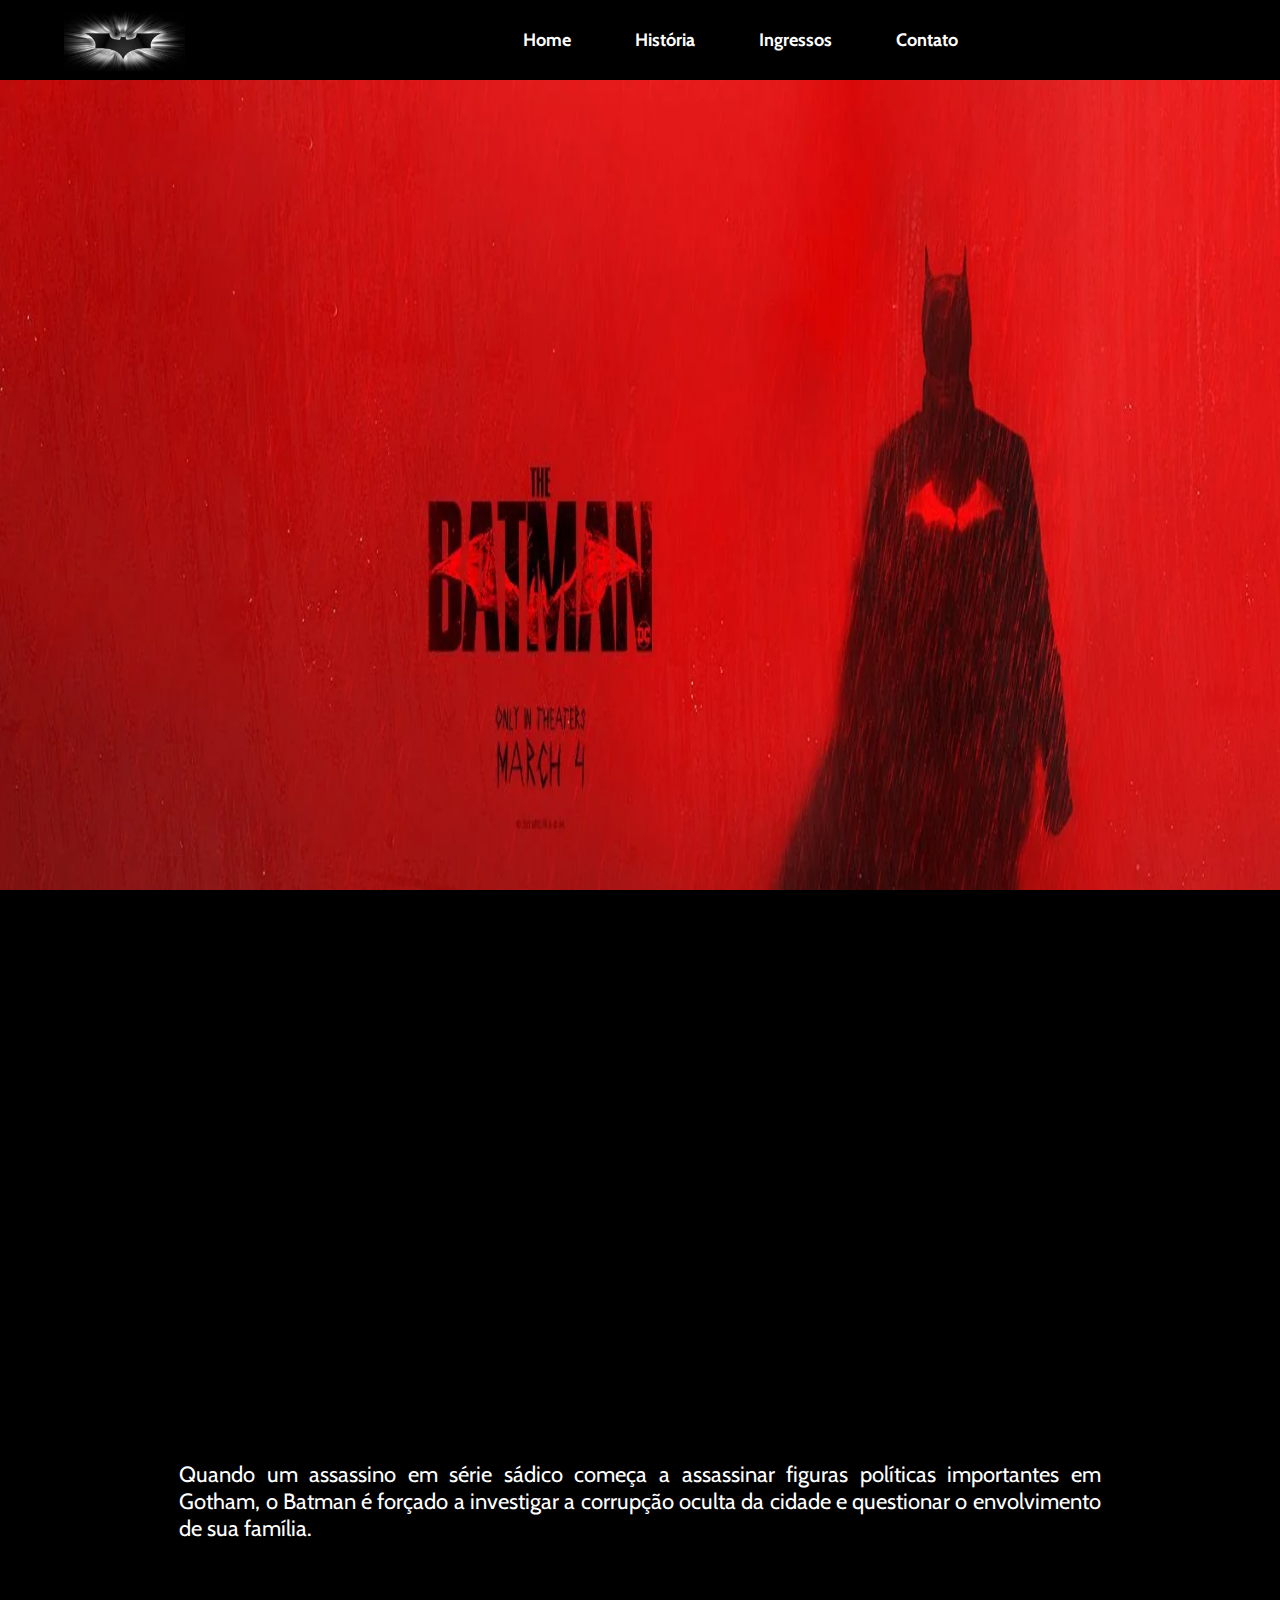
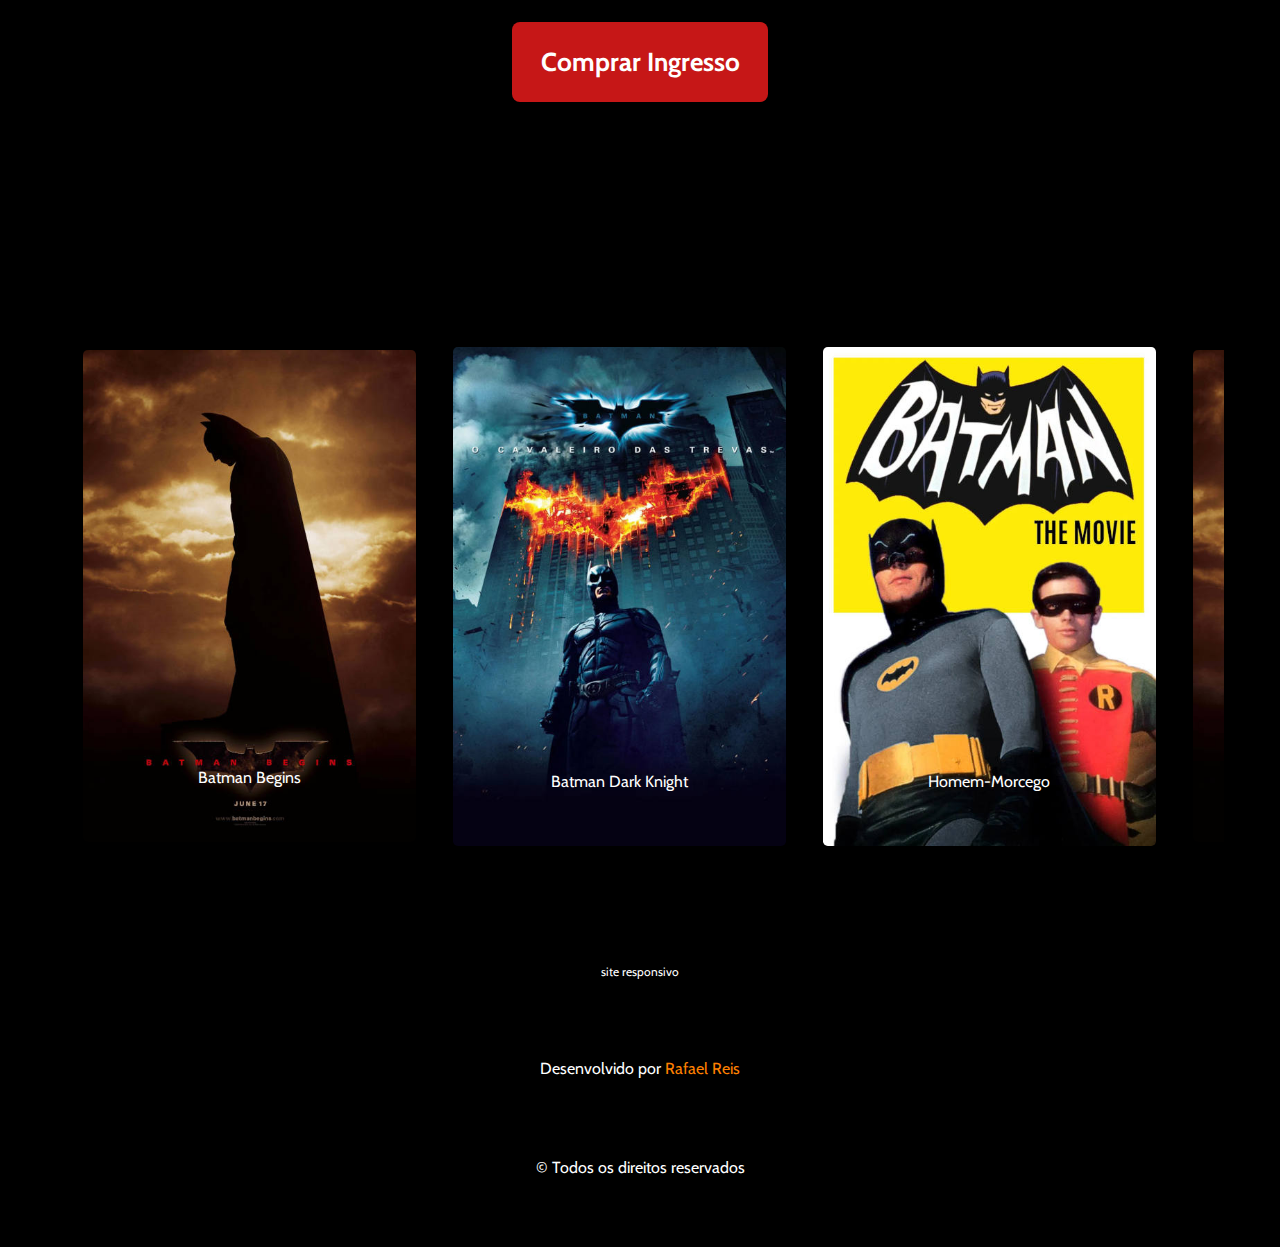
<file: index.html>
<!DOCTYPE html>
<html lang="pt-br">
<head>
    <meta charset="UTF-8">
    <meta name="viewport" content="width=device-width, initial-scale=1.0">
    <link rel="shortcut icon" href="extra/imagens/ticket-removed.png" type="image/x-icon">
    <link rel="stylesheet" href="style.css">
    <script type="module" src="script.js"></script>
    <title>The Batman</title>
</head>
<body>
        <!-- menu do site -->
         
    <header class="menu">

        <div class="modelo-grande">
            <div class="logo">
                <img class="imgLogo" src="extra/imagens/Bat-Symbol-removedbg.jpg" alt="simbolo do batman brilhando">
            </div>
    
            <div class="nav">
                <ul class="navLista">
                    <li><a href="#">Home</a></li>
                    <li><a href="pages/historia.html">História</a></li>
                    <li><a href="#">Ingressos</a></li>
                    <li><a href="#">Contato</a></li>
                </ul>  
            </div>
            
            <button class="botaoMenu" id="botaoMenu">
                <img class="imgBttMenu" src="extra/imagens/icones/cardápio-50-branco.png" alt="botão do Menu">
            </button>
        </div>

        <div class="open celular">
            <ul class="navListaDoBotao">
                <li id="itemLi"><a id="itemLink" href="">Home</a></li>
                <li id="itemLi"><a id="itemLink" href="">História</a></li>
                <li id="itemLi"><a id="itemLink" href="">Ingressos</a></li>
                <li id="itemLi"><a id="itemLink" href="">Contato</a></li>
            </ul>
        </div>
        
    </header>

        <!-- corpo do site -->

    <main class="conteudo">

        <div class="banner">
            <img src="extra/imagens/modified/banner-1-mod.jpg" alt="banner de lançamento">
        </div>

        <div class="trailer">
            <iframe class="videoTrailer" src="https://www.youtube.com/embed/mqqft2x_Aa4?si=EDfpwyoPG9lXyoJ-" title="YouTube video player" frameborder="0" allow="accelerometer; autoplay; clipboard-write; encrypted-media; gyroscope; picture-in-picture; web-share" referrerpolicy="strict-origin-when-cross-origin" allowfullscreen></iframe>

            <p class="subtitle">
                Quando um assassino em série sádico começa a assassinar figuras políticas importantes em Gotham, o Batman é forçado a investigar a corrupção oculta da cidade e questionar o envolvimento de sua família.
            </p>

            <button class="bttCompra">
                Comprar Ingresso
            </button>
        </div>

            <!-- catálogo  -->

        <div class="catalogo" id="catalogo">
            <div class="bannerF">
                <img class="theBegginingBanner bannerC" src="extra/imagens/modified/batman-beggins-mod-480x709.jpeg" alt="filme alternativo 1">
                <p id="miniText" class="pView p1">
                    Filme: Batman Begins <br>
                    Batman: Christian Bale <br>
                    2005: 10 - 2 h 20 min <br>
                </p>
                <p class="pMini">
                    Batman Begins
                </p>
            </div>
            <div class="bannerF">
                <img class="darkKnightBanner bannerC" src="extra/imagens/modified/batman-darknight-mod-480x720.jpeg" alt="filme alternativo 2">
                <p id="miniText" class="pView p2">
                    Filme: Batman Dark Knight <br>
                    Batman: Christian Bale <br>
                    Coringa: Heath Ledger <br>
                    2008: 12 - 2 h 32 min
                </p>
                <p class="pMini">
                    Batman Dark Knight
                </p>
            </div>
            <div class="bannerF">
                <img class="theBatmanBanner bannerC" src="extra/imagens/modified/batman-themovie-mod-480x720.jpeg" alt="filme alternativo 3">
                <p id="miniText" class="pView p3">
                    Filme:  Batman, o Homem Morcego <br>
                    Batman: Adam West <br>
                    1966: L - 1 h 45 min
                </p>
                <p class="pMini">
                    Homem-Morcego
                </p>
            </div>

            <div class="bannerF">
                <img class="theBegginingBanner bannerC" src="extra/imagens/modified/batman-beggins-mod-480x709.jpeg" alt="filme alternativo 1">
                <p id="miniText" class="pView p1">
                    Filme: Batman Begins <br>
                    Batman: Christian Bale <br>
                    2005: 10 - 2 h 20 min <br>
                </p>
                <p class="pMini">
                    Batman Begins
                </p>
            </div>
            <div class="bannerF">
                <img class="darkKnightBanner bannerC" src="extra/imagens/modified/batman-darknight-mod-480x720.jpeg" alt="filme alternativo 2">
                <p id="miniText" class="pView p2">
                    Filme: Batman Dark Knight <br>
                    Batman: Christian Bale <br>
                    Coringa: Heath Ledger <br>
                    2008: 12 - 2 h 32 min
                </p>
                <p class="pMini">
                    Batman Dark Knight
                </p>
            </div>
            <div class="bannerF">
                <img class="theBatmanBanner bannerC" src="extra/imagens/modified/batman-themovie-mod-480x720.jpeg" alt="filme alternativo 3">
                <p id="miniText" class="pView p3">
                    Filme:  Batman, o Homem Morcego <br>
                    Batman: Adam West <br>
                    1966: L - 1 h 45 min
                </p>
                <p class="pMini">
                    Homem-Morcego
                </p>
            </div>

            <div class="bannerF">
                <img class="theBegginingBanner bannerC" src="extra/imagens/modified/batman-beggins-mod-480x709.jpeg" alt="filme alternativo 1">
                <p id="miniText" class="pView p1">
                    Filme: Batman Begins <br>
                    Batman: Christian Bale <br>
                    2005: 10 - 2 h 20 min <br>
                </p>
                <p class="pMini">
                    Batman Begins
                </p>
            </div>
            <div class="bannerF">
                <img class="darkKnightBanner bannerC" src="extra/imagens/modified/batman-darknight-mod-480x720.jpeg" alt="filme alternativo 2">
                <p id="miniText" class="pView p2">
                    Filme: Batman Dark Knight <br>
                    Batman: Christian Bale <br>
                    Coringa: Heath Ledger <br>
                    2008: 12 - 2 h 32 min
                </p>
                <p class="pMini">
                    Batman Dark Knight
                </p>
            </div>
            <div class="bannerF">
                <img class="theBatmanBanner bannerC" src="extra/imagens/modified/batman-themovie-mod-480x720.jpeg" alt="filme alternativo 3">
                <p id="miniText" class="pView p3">
                    Filme:  Batman, o Homem Morcego <br>
                    Batman: Adam West <br>
                    1966: L - 1 h 45 min
                </p>
                <p class="pMini">
                    Homem-Morcego
                </p>
            </div>
        </div>
    </main>

        <!-- cabeçalho -->

    <footer class="rodape">
        <p style="font-size: 12px;">site responsivo</p>
        <p>Desenvolvido por <a class="linkPort" href="https://github.com/rafael0reis" target="_blank">Rafael Reis</a></p>
        <p>&#169;	Todos os direitos reservados</p>
    </footer>
</body>
</html>
</file>
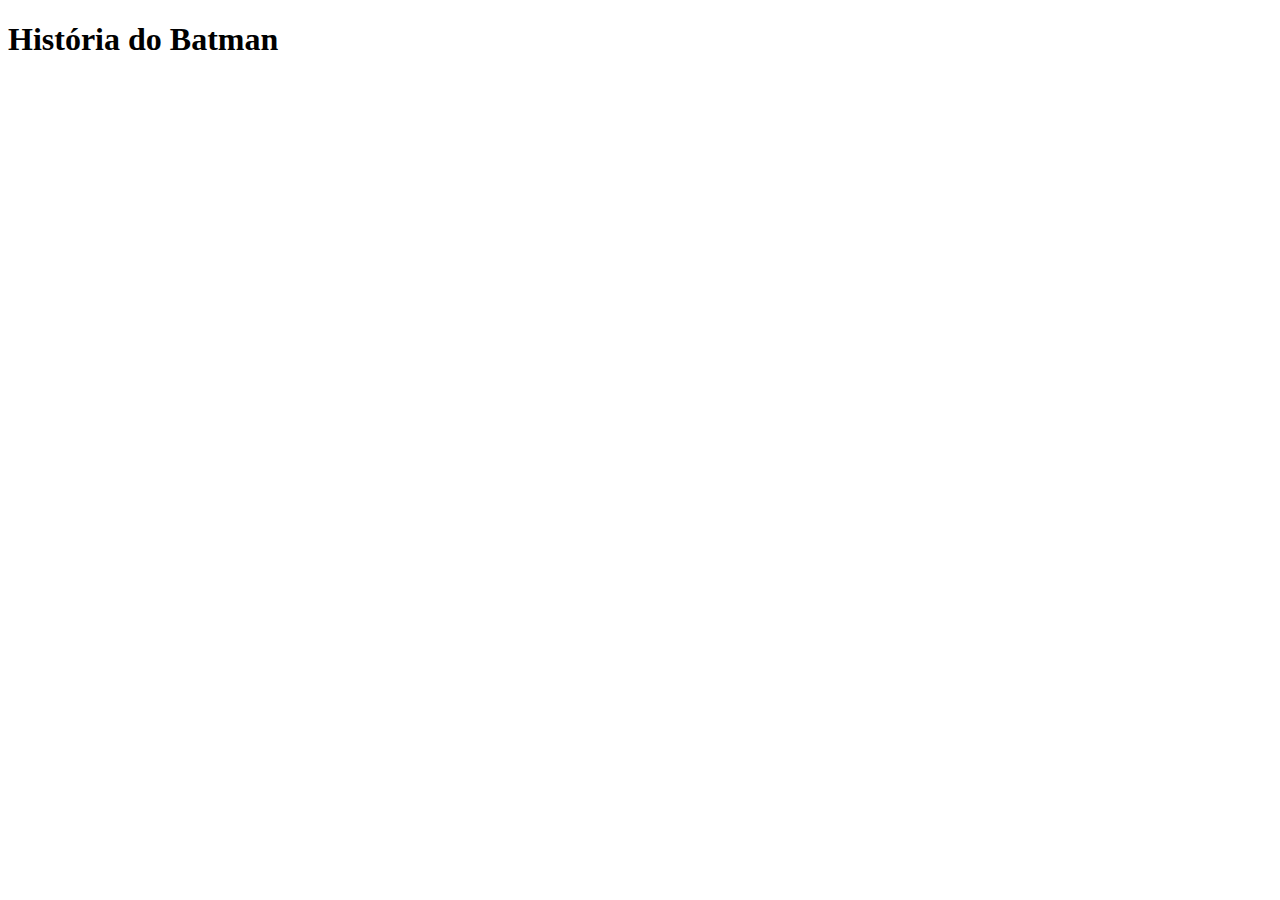
<file: pages/historia.html>
<!DOCTYPE html>
<html lang="en">
<head>
    <meta charset="UTF-8">
    <meta name="viewport" content="width=device-width, initial-scale=1.0">
    <title>História do Batman</title>
</head>
<body>
    <h1>História do Batman</h1>
</body>
</html>
</file>
<file: style.css>
@import url('https://fonts.googleapis.com/css2?family=Cabin:ital,wght@0,400..700;1,400..700&family=Inter:ital,opsz,wght@0,14..32,100..900;1,14..32,100..900&family=Orbitron:wght@400..900&family=Roboto:ital,wght@0,100..900;1,100..900&display=swap');


*{
    margin: 0;
    padding: 0;
    font-family: "Cabin", sans-serif;
}

        /* configurações gerais */

body{
    background-color: black;
    display: flex;
    flex-direction: column;
}
a{
    text-decoration: none;
    color: white;
    transition: font-size 0.3s ease-out, font-weight 0.5s ease-out;
}
li{
    list-style-type: none;
}

        /* cabeçalho */

.menu{
    background-color: black;
    width: 100%;
    display: flex;
    flex-direction: column;
}
.modelo-grande{
    width: 100%;
    height: 75px;
    display: flex;
    flex-direction: row;
    justify-content: space-between;
}
.logo{
    width: 150px;
    max-height: 60px;
}
.imgLogo{
    max-height: 100%;
}
.nav{
    display: none;
}
.botaoMenu{
    background: none;
    border: none;
    width: 50px;
    height: 50px;
    cursor: pointer;
    margin-right: 15px;
    margin-top: 7px;
}

        /* menu mobile */

.celular{
    background-color: rgba(16, 16, 15, 0.805);
    width: 100%;
    height: 60vh;
    display: flex;
    justify-content: center;
    align-items: center;
    position: absolute;
    top: 75px;
    left: 0;
    z-index: 10;
}
.open{
    display: none;
}
/* '!important' também funcionaria*/
.navListaDoBotao{
    display: flex;
    flex-direction: column;
    justify-content: center;
    align-items: center;
}
.navListaDoBotao li{
    margin: 20px 0px;
    cursor: pointer;
}
.navListaDoBotao li a{
    font-size: 30px;
    font-weight: 300;
}

        /* corpo do site */

.conteudo{
    display: flex;
    flex-direction: column;
    justify-content: center;
    align-items: center;
}

.banner{
    width: 100%;
    min-height: 70vh;
}
.banner img{
    width: 100%;
    height: 100%;
}

.trailer{
    display: flex;
    flex-direction: column;
    justify-content: center;
    align-items: center;

    /*após finalizar para dar tornar o vídeo com formato flexível*/

    position: relative;  /*  posiciona vídeo absoluto dentro dentro do container */
    width: 90%; /*coloca uma largura máxima para o video ocupar como absoluto*/
    margin: 3% auto;
    padding-top: 56.25%; /*isso cria um espaço com resolução 16:9 (alura:largura*100)*/

}
.videoTrailer{
    /*adicionado após fianlizar*/
    position: absolute;
    top: 0;
    left: 0;
    width: 100%;
    height: 50%;
}
.trailer p{
    color: white;
    width: 90%;
    font-size: 20px;
    margin: 35% 0 20px 0;
    text-align: justify;
}
.bttCompra{
    width: 16rem;
    height: 5rem;
    margin-top: 40px;
    border-radius: .5rem;
    border: none;
    background-color: rgb(198, 23, 23);
    color: white;
    transition: bakcground-color 1s ease-in-out;

    font-size: 1.3rem;
    font-weight: 600;
}
.bttCompra:active{
    background-color: rgb(163, 9, 9);
}

        /* banners conjunto */

.catalogo{
    width: 100%;
    min-height: 1900px;
    margin-top: 30%;
    display: flex;
    flex-direction: column;
    justify-content: center;
    align-items: center;
    position: relative;
}
.bannerF{
    width: 100%;
    display: flex;
    flex-direction: row;
    align-items: center;
    justify-content: center;
    margin: 10px 0px;
}
.bannerF p{
    padding: 10px 20px;
    border-radius: 4px;
    color: white;
    position: absolute;
    align-self: flex-end;
    margin-bottom: 60px;
    background-color: rgba(58, 55, 55, 0.5);
}
.pView, .pMini{
    display: none;
}
.bannerC{
    width: 87%;
    margin: 5px 0px;
    border-radius: .5rem;
    transition: scale 1s ease-out, opacity 0.7s ease-out ;
}
.bannerCanimation{
    scale: 95%;
    opacity: 0.7;
}

.rodape{
    display: flex;
    flex-direction: column;
    align-items: center;
    justify-content: center;
    padding: 30px 0px;
}
.rodape p{
    color: white;
    margin: 40px 0px;
}
.linkPort{
    color: rgb(255, 128, 0);
}

        /* configurações com tela superior a 480px */

@media(min-width: 480px){
    .menu{
        background-color: black;
        width: 100%;
        height: 80px;
        display: flex;
        flex-direction: row;
        align-items: center;
    }
    .modelo-grande{
        background-color: black;
        width: 100%;
        height: 65px;
        display: flex;
        flex-direction: row;
    }
    .logo{
        width: 150px;
        height: 100%;
        padding: 3px 10px 3px 5vw;
    }
    .nav{
        display: none;
    }
    .navLista{
        display: flex;
        flex-direction: row;
        justify-content: center;
        align-items: center;
        gap: 5vw;
        flex-wrap: wrap;
        list-style-type: none;
        width: 100%;
        height: 100%;
        font-family: "Cabin", sans-serif;
        font-weight: 700;
        font-size: 18px;
    }
    .navLista a:hover{
        font-size: 20px;
        font-weight: 700;
    }


    /* corpo do projeto */


    .banner{
        width: 100%;
        height: 90vh;
    }
    .banner img{
        content: url('extra/imagens/modified/banner-4-x-4.jpeg');
        max-width: 100%;
        max-height: 100%;
    }

        /* sessão do trailer */

    .trailer{
        padding-top: 50%;
    }
    .trailer p{
        font-size: 22px;
        margin: 25% 0 40px 0;
    }
    .bttCompra{
        font-size: 26px;
        font-weight: 700;
        margin-bottom: 30px;
        transition: font-size 0.5s ease-out;
    }
    .bttCompra:hover{
        background-color: rgb(204, 13, 13) ;
        font-size: 24px;
        font-weight: 500;
        cursor: pointer;
    }


        /* banners conjunto */

    .catalogo{
        min-height: unset;
        /*define que o min-height 1900px não vai ser o padrão pra qualquer tamanho de tela, pois ele tem mais peso fora do @media
        margin-top: 100px;*/
        display: flex;
        flex-direction: row;
        /*faz as imagens começarem da primeira dentro do carrossel*/
        justify-content: flex-start;
        overflow-x: auto;
        flex-wrap: nowrap;
        width: 90%;
        padding: 8px;
        margin-top: 10%;
        position: relative;
        cursor: grab;
        user-select: none;

        /*esconde a barra de rolagem no explorer e edge*/
        scrollbar-width: none;
    }
        /*esconde a barra de rolagem nos demais navegadores*/
    .catalogo::-webkit-scrollbar{
        display: none;
    }
    .catalogo.active-dragging{
        cursor: grabbing;
    }

    .bannerF{
        display: flex;
        flex-direction: row;
        align-items: center;
        justify-content: center;
        margin: 10px 0px;
        flex: 0 0 250px;
    }
    .bannerF > .pMini{
        display: block;
        position: absolute;
        background-color: unset;
        font-size: 10px;
        color: white;
        transition: font-size 0.5s ease-out, font-weight 0.5s ease-out;
        padding: 0 0;
        width: fit-content; /*largura flexível com limite para o texto*/
        max-width: 80%;
        text-align: center; /*centraliza o texto no parágrafo*/
        white-space: nowrap; /*impede a quebra de linha*/
    }
    .pView{
        display: none;
    }
    .bannerC{
        width: 90%;
        margin: 5px 0px;
        border-radius: 0.3rem;
        transition: scale 0.7s ease-out, opacity 0.7s ease-out;
    }
    .bannerF:hover img{
        scale: 97%;
        opacity: 0.7;
    }
    .bannerF:hover .pMini{
        font-size: calc(90%);
        font-weight: 700;
    }
}

        /* limitar a distancia do texto do trailer */

@media(min-width:600px){
    .nav{
        width: 100%;
        height: 100%;
        display: block;
    }
    .botaoMenu, .menuDoBotao{
        display: none;
    }
    .celular{
        display: none;
    }

    .trailer p {
        margin: 5% 0 40px 0;
    }


}

@media (min-width: 768px){
    .banner img{
        content: url(extra/imagens/banner-lancamento.webp);
    }

    .trailer{
        width: 80%;
        margin: 8% auto;
        padding-top: 35%;
    }
    .trailer p{
        margin: 2% 0 40px 0;
    }

    .catalogo{
        display: flex;
        flex-direction: row;
        align-items: center;
        scrollbar-width: unset;
        margin-top: 5%;
        height: 580px;
    }
    .catalogo::-webkit-scrollbar{
        display: block;
    }
    .bannerF{
        flex: 0 0 370px;
    }
    .bannerF > .pMini{
        font-size: 16px;
    }
}
</file>
